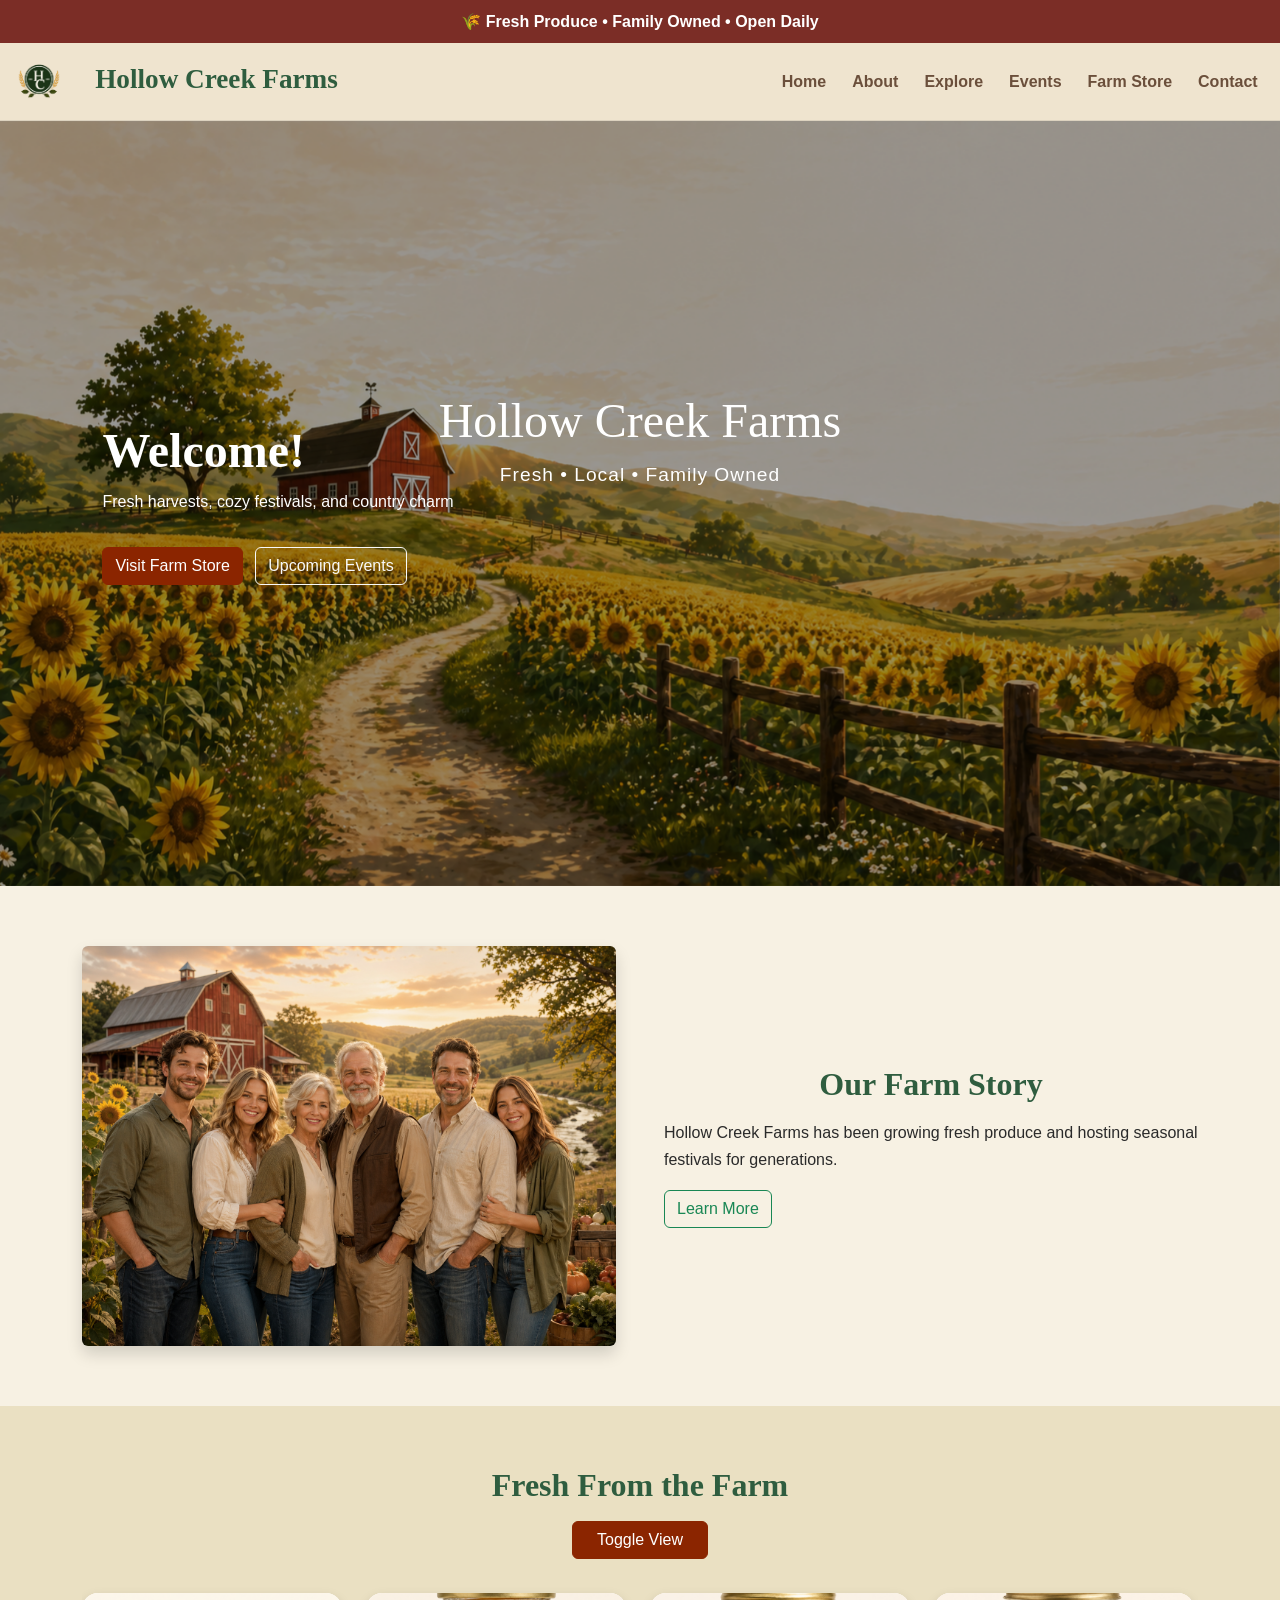
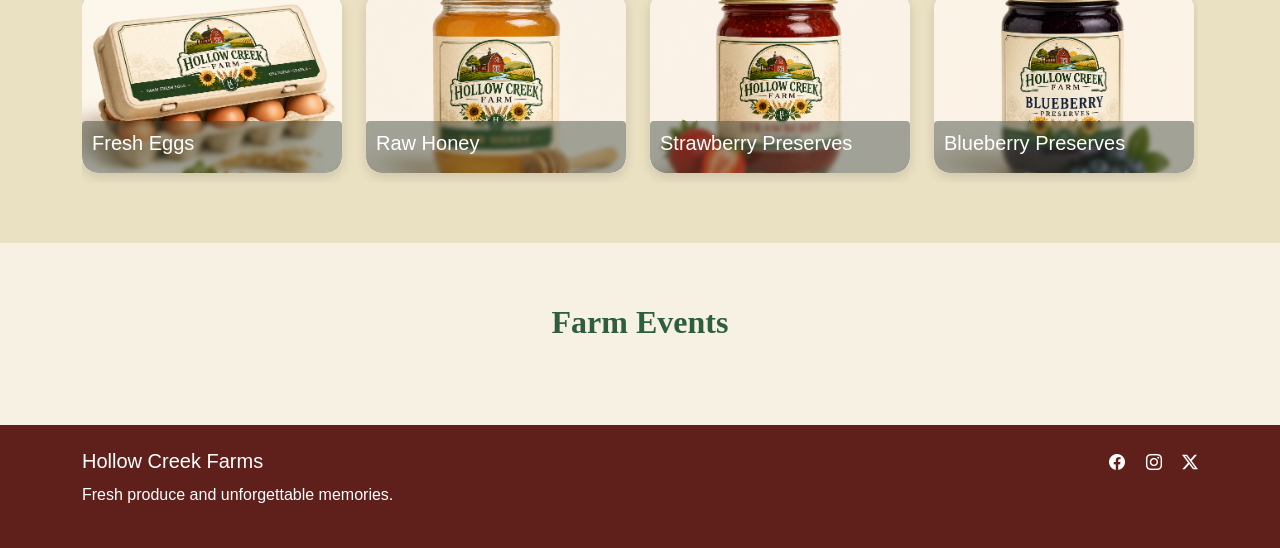
<file: index.html>
<!doctype html>
<html lang="en" data-bs-theme="light">

<head>
    <meta charset="utf-8" />
    <meta name="viewport" content="width=device-width, initial-scale=1" />
    <title>Hollow Creek Farms</title>

    <!-- Bootstrap -->
    <link href="https://cdn.jsdelivr.net/npm/bootstrap@5.3.8/dist/css/bootstrap.min.css" rel="stylesheet">

    <!-- Bootstrap Icons -->
    <link rel="stylesheet" href="https://cdn.jsdelivr.net/npm/bootstrap-icons@1.11.3/font/bootstrap-icons.min.css">

    <!-- Custom CSS -->
    <link rel="stylesheet" href="styles.css">
</head>

<body>
    <div id="splashScreen">

    <div class="splashContent">
        <h1> Hollow Creek Farms</h1>
        <p>Fresh • Local • Family Owned</p>
    </div>

</div>

<header id="mainHeader">

    <div id="topBanner" class="text-center py-2 text-white">
        🌾 Fresh Produce • Family Owned • Open Daily
    </div>

    <nav id="mainNavbar" class="navbar navbar-expand-lg">
        <div class="container">
  
            <a class="navbar-brand fw-bold" href="index.html"> <img class="me-4 ms-0 px-0 py-0" src="hclogo.png" alt="Logo" height="50"> Hollow Creek Farms
                
            </a>

            <button class="navbar-toggler" data-bs-toggle="collapse" data-bs-target="#navbarLinks">
                <span class="navbar-toggler-icon"></span>
            </button>

            <div class="collapse navbar-collapse" id="navbarLinks">

                <ul class="navbar-nav ms-auto">

                    <li class="nav-item"><a class="nav-link navBtn" href="index.html">Home</a></li>
                    <li class="nav-item"><a class="nav-link navBtn" href="about.html">About</a></li>
                    <li class="nav-item"><a class="nav-link navBtn" href="farm.html">Explore</a></li>
                    <li class="nav-item"><a class="nav-link navBtn" href="activities.html">Events</a></li>
                    <li class="nav-item"><a class="nav-link navBtn" href="store.html">Farm Store</a></li>
                    <li class="nav-item"><a class="nav-link navBtn" href="contact.html">Contact</a></li>

                </ul>

            </div>
        </div>
    </nav>

</header>

<main>

<!-- HERO -->
<section id="heroSection">

    <div id="carouselId" class="carousel slide" data-bs-ride="carousel">

        <div class="carousel-inner">

            <div class="carousel-item active">
                <img src="Hero Imgs/sunflower-hero.png" class="d-block w-100" alt="">
            </div>

            <div class="carousel-item">
                <img src="Hero Imgs/table-hero.png" class="d-block w-100" alt="">
            </div>

            <div class="carousel-item">
                <img src="Hero Imgs/store-hero.png" class="d-block w-100" alt="">
            </div>

        </div>

    </div>

    <div id="heroOverlay"></div>

    <div id="heroContent">

        <h1>Welcome!</h1>

        <p>Fresh harvests, cozy festivals, and country charm </p>

        <div class="mt-3">
            <button class="btn btn-success me-2">Visit Farm Store</button>
            <button class="btn btn-outline-light">Upcoming Events</button>
        </div>

    </div>

</section>

<!-- ABOUT -->
<section id="aboutSection">
    <div class="container">

        <div class="row align-items-center g-5">

            <div class="col-lg-6">
                <img src="family.png"
                     class="img-fluid rounded shadow"
                     alt="">
            </div>

            <div class="col-lg-6">
                <h2 class="sectionTitle">Our Farm Story</h2>
                <p>
                    Hollow Creek Farms has been growing fresh produce and hosting seasonal festivals for generations.
                </p>
                <button class="btn btn-outline-success">Learn More</button>
            </div>

        </div>

    </div>
</section>

<!-- SEASONAL -->
<section id="seasonalSection">

    <div class="container">

 <h2 class="sectionTitle text-center w-100">
    Fresh From the Farm
</h2>

<div class="text-center mb-4">
    <button id="toggleSeasonalBtn" class="btn btn-success px-4">
        Toggle View
    </button>
</div>

        <div class="seasonal-wrapper">
    <div id="seasonalTrack" class="card-track"></div>
</div>

    </div>

</section>

<!-- EVENTS -->
<section id="eventsSection">

    <div class="container">

        <h2 class="sectionTitle text-center mb-5">
            Farm Events
        </h2>

        <div class="row g-4" id="eventCards"></div>

    </div>

</section>

<!-- EXPLORE / QUICK LINKS -->
<!-- static quick-links removed; previews are injected dynamically -->
</main>

<footer id="mainFooter" class="text-white py-4">

    <div class="container">

        <div class="row">

            <div class="col-md-6">
                <h5>Hollow Creek Farms</h5>
                <p>Fresh produce and unforgettable memories.</p>
            </div>

            <div class="col-md-6 text-end">
                <i class="bi bi-facebook me-3"></i>
                <i class="bi bi-instagram me-3"></i>
                <i class="bi bi-twitter-x"></i>
            </div>

        </div>

    </div>

</footer>

<script src="https://cdn.jsdelivr.net/npm/bootstrap@5.3.8/dist/js/bootstrap.bundle.min.js"></script>
<script src="items.js"></script>
<script src="script.js"></script>

</body>
</html>
</file>
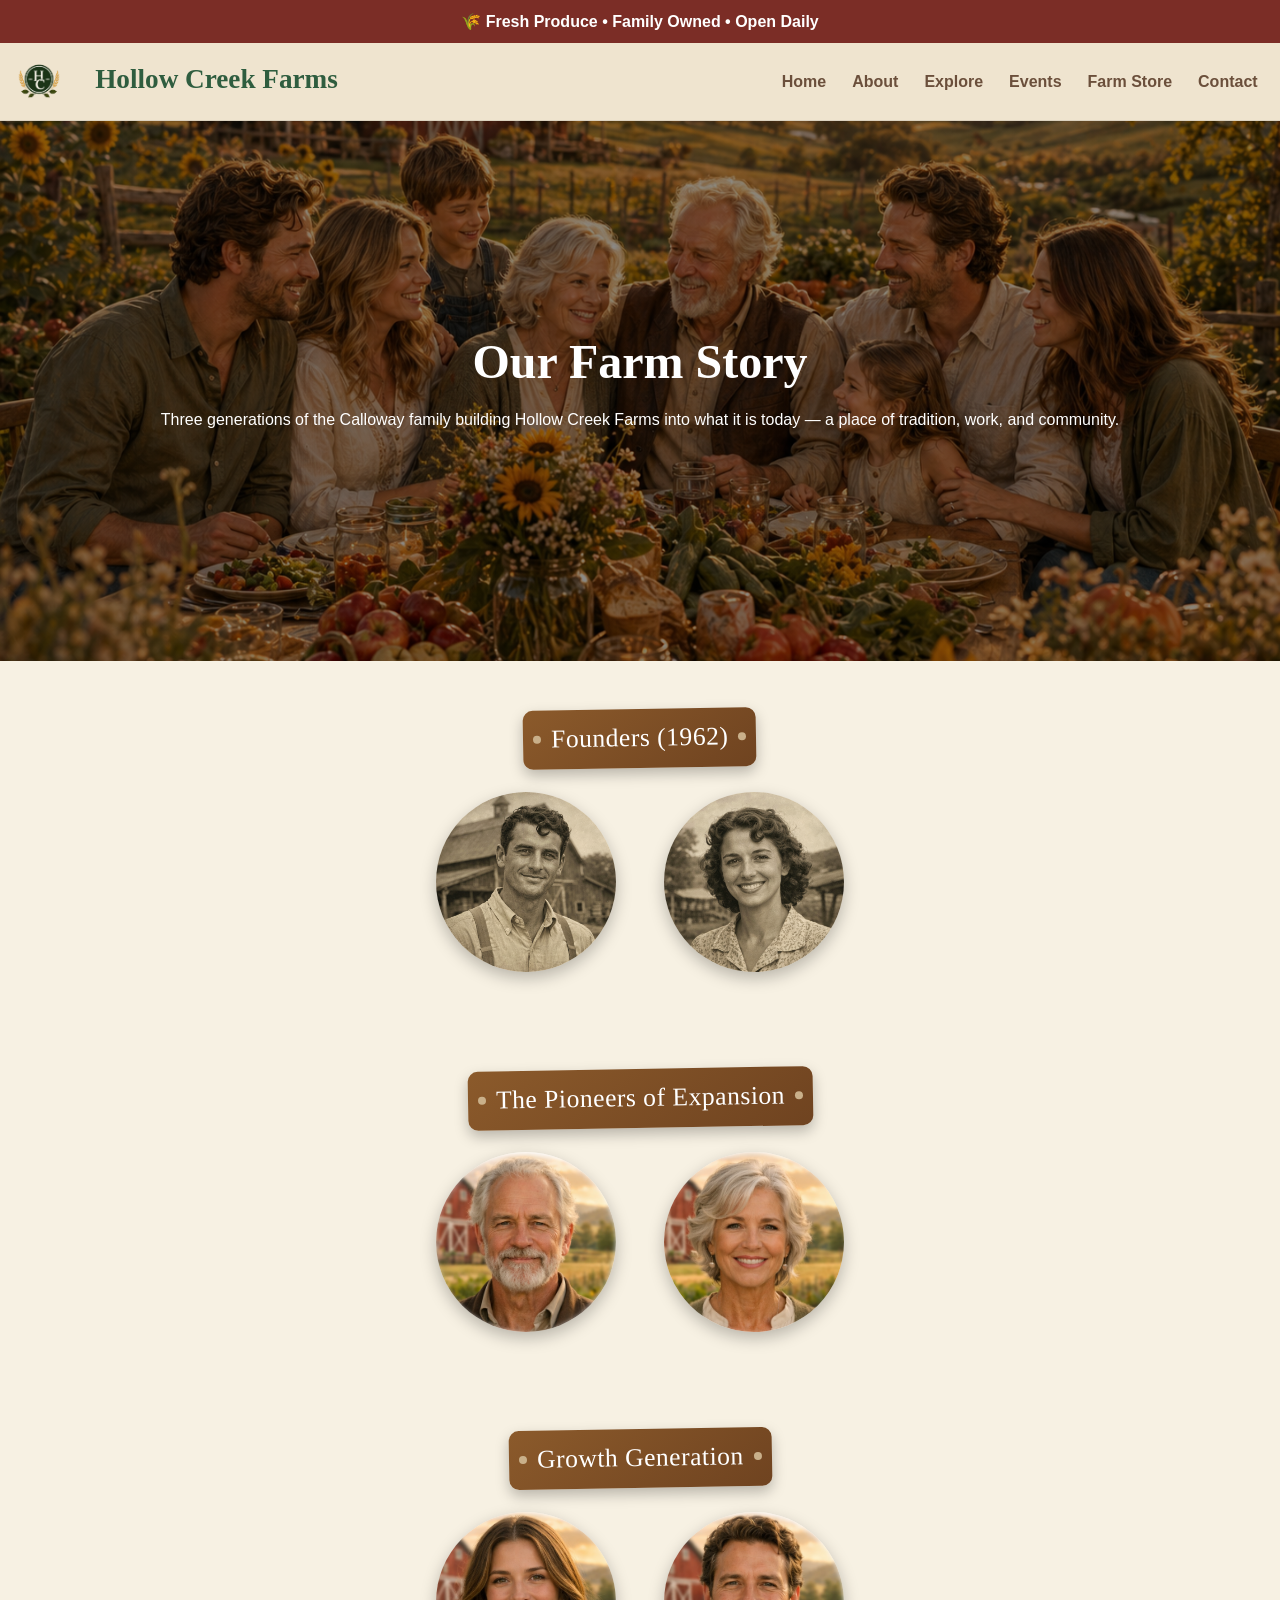
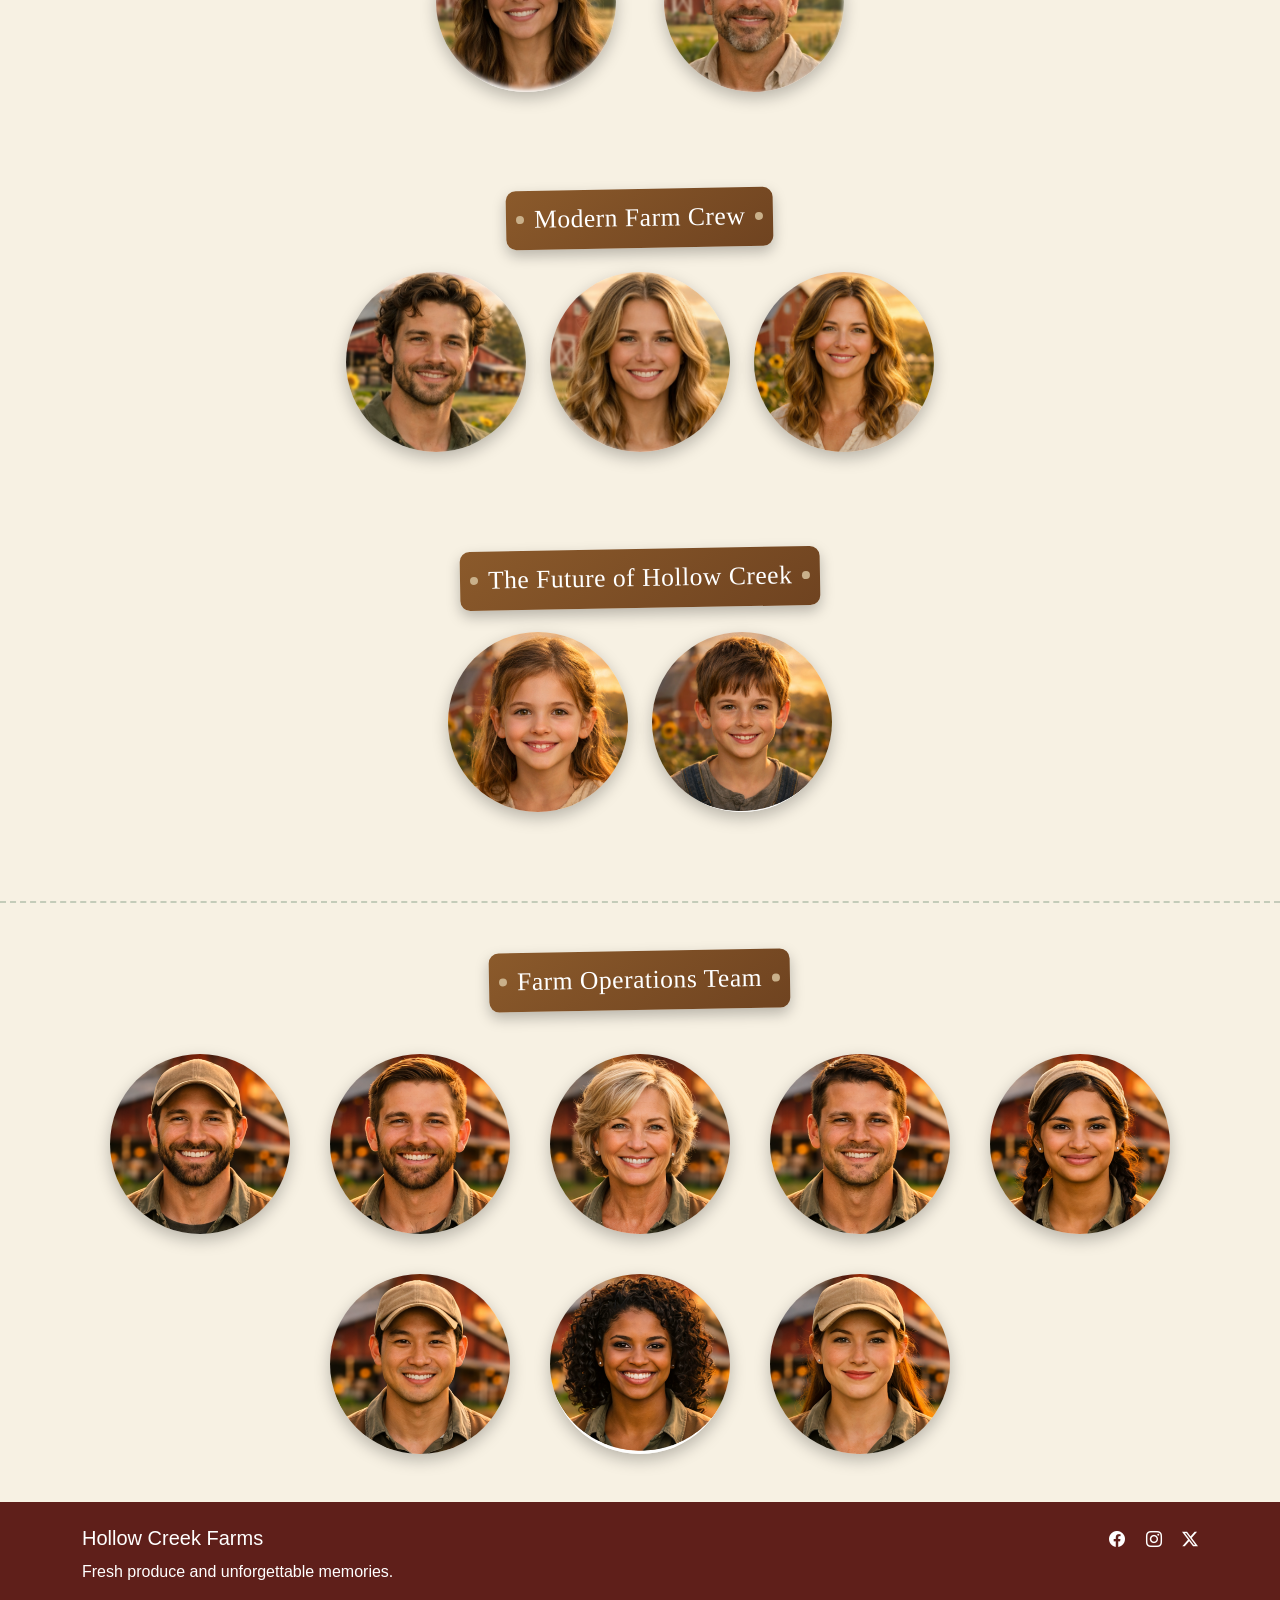
<file: about.html>
<!doctype html>
<html lang="en" data-bs-theme="light">

<head>
    <meta charset="utf-8" />
    <meta name="viewport" content="width=device-width, initial-scale=1" />
    <title>About • Hollow Creek Farms</title>

    <link href="https://cdn.jsdelivr.net/npm/bootstrap@5.3.8/dist/css/bootstrap.min.css" rel="stylesheet">
    <link rel="stylesheet" href="https://cdn.jsdelivr.net/npm/bootstrap-icons@1.11.3/font/bootstrap-icons.min.css">
    <link rel="stylesheet" href="styles.css">
</head>

<body>

<header id="mainHeader">

    <div id="topBanner" class="text-center py-2 text-white">
        🌾 Fresh Produce • Family Owned • Open Daily
    </div>

    <nav id="mainNavbar" class="navbar navbar-expand-lg">
        <div class="container">

            <a class="navbar-brand fw-bold" href="index.html">
                <img class="me-4 ms-0 px-0 py-0" src="hclogo.png" alt="Logo" height="50">
                Hollow Creek Farms
            </a>

            <button class="navbar-toggler" data-bs-toggle="collapse" data-bs-target="#navbarLinks">
                <span class="navbar-toggler-icon"></span>
            </button>

            <div class="collapse navbar-collapse" id="navbarLinks">

                <ul class="navbar-nav ms-auto">
                    <li class="nav-item"><a class="nav-link navBtn" href="index.html">Home</a></li>
                    <li class="nav-item"><a class="nav-link navBtn" href="about.html">About</a></li>
                    <li class="nav-item"><a class="nav-link navBtn" href="farm.html">Explore</a></li>
                    <li class="nav-item"><a class="nav-link navBtn" href="activities.html">Events</a></li>
                    <li class="nav-item"><a class="nav-link navBtn" href="store.html">Farm Store</a></li>
                    <li class="nav-item"><a class="nav-link navBtn" href="contact.html">Contact</a></li>
                </ul>

            </div>
        </div>
    </nav>

</header>

<section class="pageHero aboutHero d-flex align-items-center">
    <div class="container text-center text-white">
        <h1 class="display-5 fw-bold">Our Farm Story</h1>

        <p class="mt-3 mx-auto">
            Three generations of the Calloway family building Hollow Creek Farms into what it is today — a place of tradition, work, and community.
        </p>
    </div>
</section>

<main>

<!-- =========================
     FOUNDERS
========================= -->
<section class="generation-section text-center py-5">

    <div class="wood-sign mb-4">
        <h2>Founders (1962)</h2>
    </div>

    <div class="circle-row justify-content-center d-flex flex-wrap gap-5">

        <div class="circle-item modal-card" data-page="about"
             data-title="Bill Calloway"
             data-description="<p><strong>Founder of Hollow Creek Farm</strong></p><p>Started the farm in 1962 with a small vegetable field that grew into today’s operation.</p>">
            <img src="guy-founder.png" alt="Bill Calloway">
            <div class="overlay"><h3>Bill</h3></div>
        </div>

        <div class="circle-item modal-card" data-page="about"
             data-title="Margaret Calloway"
             data-description="<p><strong>Co-Founder</strong></p><p>Helped build the farm from the ground up, focusing on family traditions and community roots.</p>">
            <img src="lady-founder.png" alt="Margaret Calloway">
            <div class="overlay"><h3>Margaret</h3></div>
        </div>

    </div>
</section>

<!-- =========================
     EXPANSION GEN
========================= -->
<section class="generation-section text-center py-5">

    <div class="wood-sign mb-4">
        <h2>The Pioneers of Expansion</h2>
    </div>

    <div class="circle-row justify-content-center d-flex flex-wrap gap-5">

        <div class="circle-item modal-card" data-page="about"
             data-title="Charles Calloway"
             data-description="<p><strong>Founder of Hollow Creek Farm</strong></p>Inherited a small vegetable field that he worked to grow into today’s operation.</p>">
            <img src="old-guy.png" alt="Charles Calloway">
            <div class="overlay"><h3>Bill</h3></div>
        </div>

        <div class="circle-item modal-card" data-page="about"
             data-title="Alice Calloway"
             data-description="<p><strong>Co-Founder</strong></p><p>Helped build the farm from the ground up, focusing on family traditions and community roots.</p>">
            <img src="old-lady.png" alt="Alice Calloway">
            <div class="overlay"><h3>Margaret</h3></div>
        </div>

    </div>
</section>

<!-- =========================
     CURRENT GEN
========================= -->
<section class="generation-section text-center py-5">

    <div class="wood-sign mb-4">
        <h2>Growth Generation</h2>
    </div>

    <div class="circle-row justify-content-center d-flex flex-wrap gap-5">

        <div class="circle-item modal-card" data-page="about"
             data-title="Dana Calloway"
             data-description="<p><strong>Owner</strong></p><p>Expanded the farm into year-round operations and modern farm experiences.</p>">
            <img src="dark-lady.png" alt="Dana Calloway">
            <div class="overlay"><h3>Dana</h3></div>
        </div>

        <div class="circle-item modal-card" data-page="about"
             data-title="Rob Calloway"
             data-description="<p><strong>Co-Owner</strong></p><p>Oversees farm production, logistics, and seasonal planning.</p>">
            <img src="middle-guy.png" alt="Rob Calloway">
            <div class="overlay"><h3>Rob</h3></div>
        </div>

    </div>
</section>

<!-- =========================
     MODERN GEN
========================= -->
<section class="generation-section text-center py-5">

    <div class="wood-sign mb-4">
        <h2>Modern Farm Crew</h2>
    </div>

    <div class="circle-row justify-content-center d-flex flex-wrap gap-4">

        <div class="circle-item modal-card" data-page="about"
             data-title="Tyler Calloway"
             data-description="<p><strong>Field Manager</strong></p><p>Oversees crop fields and daily agricultural operations.</p>">
            <img class="face-left" src="young-guy.png" alt="Tyler">
            <div class="overlay"><h3>Tyler</h3></div>
        </div>

        <div class="circle-item modal-card" data-page="about"
             data-title="Meg Calloway"
             data-description="<p><strong>Coordinator</strong></p><p>Manages planning, scheduling, and farm logistics.</p>">
            <img src="blonde-lady.png" alt="Meg">
            <div class="overlay"><h3>Meg</h3></div>
        </div>

        <div class="circle-item modal-card" data-page="about"
             data-title="Sam Calloway"
             data-description="<p><strong>Store Lead</strong></p><p>Runs the farm store and customer experience.</p>">
            <img class="sam" src="daughter.png" alt="Sam">
            <div class="overlay"><h3>Sam</h3></div>
        </div>

    </div>
</section>

<!-- =========================
     FUTURE GEN
========================= -->
<section class="generation-section text-center py-5">

    <div class="wood-sign mb-4">
        <h2>The Future of Hollow Creek</h2>
    </div>

    <div class="circle-row justify-content-center d-flex flex-wrap gap-4">

        <div class="circle-item modal-card" data-page="about"
             data-title="Ella Calloway"
             data-description="<p>Ella is one of the youngest members of the Calloway family...</p>">
            <img class="face-left" src="ella.png" alt="Ella">
            <div class="overlay"><h3>Ella</h3></div>
        </div>

        <div class="circle-item modal-card" data-page="about"
             data-title="Eli Calloway"
             data-description="<p>Eli is known for being observant and calm...</p>">
            <img src="eli.png" alt="Eli">
            <div class="overlay"><h3>Eli</h3></div>
        </div>

    </div>
</section>

<!-- =========================
     STAFF
========================= -->
<section class="farm-layer text-center py-5">

    <div class="wood-sign mb-4">
        <h2>Farm Operations Team</h2>
    </div>

    <div class="staff-grid">

        <div class="circle-item modal-card" data-page="about"
             data-title="Benny"
             data-description="<p>Field Technician maintaining crops and irrigation systems.</p>">
            <img src="hat-worker.png" alt="Benny">
            <div class="overlay"><h3>Benny</h3></div>
        </div>

        <div class="circle-item modal-card" data-page="about"
             data-title="Lenny"
             data-description="<p>Equipment specialist responsible for farm machinery.</p>">
            <img src="nohat-worker.png" alt="Lenny">
            <div class="overlay"><h3>Lenny</h3></div>
        </div>

        <div class="circle-item modal-card" data-page="about"
             data-title="Lydia"
             data-description="<p>Handles packaging and product preparation.</p>">
            <img src="old-worker.png" alt="Lydia">
            <div class="overlay"><h3>Lydia</h3></div>
        </div>

        <div class="circle-item modal-card" data-page="about"
             data-title="Marcus"
             data-description="<p>Livestock caretaker ensuring animal wellbeing.</p>">
            <img src="guy-worker.png" alt="Marcus">
            <div class="overlay"><h3>Marcus</h3></div>
        </div>

        <div class="circle-item modal-card" data-page="about"
             data-title="Nina"
             data-description="<p>Farm store staff member assisting customers.</p>">
            <img src="headband-worker.png" alt="Nina">
            <div class="overlay"><h3>Nina</h3></div>
        </div>

        <div class="circle-item modal-card" data-page="about"
             data-title="Eli"
             data-description="<p>Maintenance worker keeping the farm running smoothly.</p>">
            <img src="asian-worker.png" alt="Eli">
            <div class="overlay"><h3>Eli</h3></div>
        </div>

        <div class="circle-item modal-card" data-page="about"
             data-title="Rosa"
             data-description="<p>Floral department specialist designing arrangements.</p>">
            <img src="black-worker.png" alt="Rosa">
            <div class="overlay"><h3>Rosa</h3></div>
        </div>

        <div class="circle-item modal-card" data-page="about"
             data-title="Callie"
             data-description="<p>Events coordinator managing farm experiences.</p>">
            <img src="lady-worker.png" alt="Callie">
            <div class="overlay"><h3>Callie</h3></div>
        </div>

    </div>

</section>

</main>

<!-- MODAL -->
<div class="modal fade" id="genericModal" tabindex="-1">
    <div class="modal-dialog modal-lg">
        <div class="modal-content">

            <div class="modal-header">
                <h5 class="modal-title" id="modalTitle"></h5>
                <button type="button" class="btn-close" data-bs-dismiss="modal"></button>
            </div>

            <div class="modal-body" id="modalBody"></div>

        </div>
    </div>
</div>

<footer id="mainFooter" class="text-white py-4">
    <div class="container">
        <div class="row">
            <div class="col-md-6">
                <h5>Hollow Creek Farms</h5>
                <p>Fresh produce and unforgettable memories.</p>
            </div>
            <div class="col-md-6 text-end">
                <i class="bi bi-facebook me-3"></i>
                <i class="bi bi-instagram me-3"></i>
                <i class="bi bi-twitter-x"></i>
            </div>
        </div>
    </div>
</footer>

<script src="https://cdn.jsdelivr.net/npm/bootstrap@5.3.8/dist/js/bootstrap.bundle.min.js"></script>
<script src="script.js"></script>

</body>
</html>
</file>
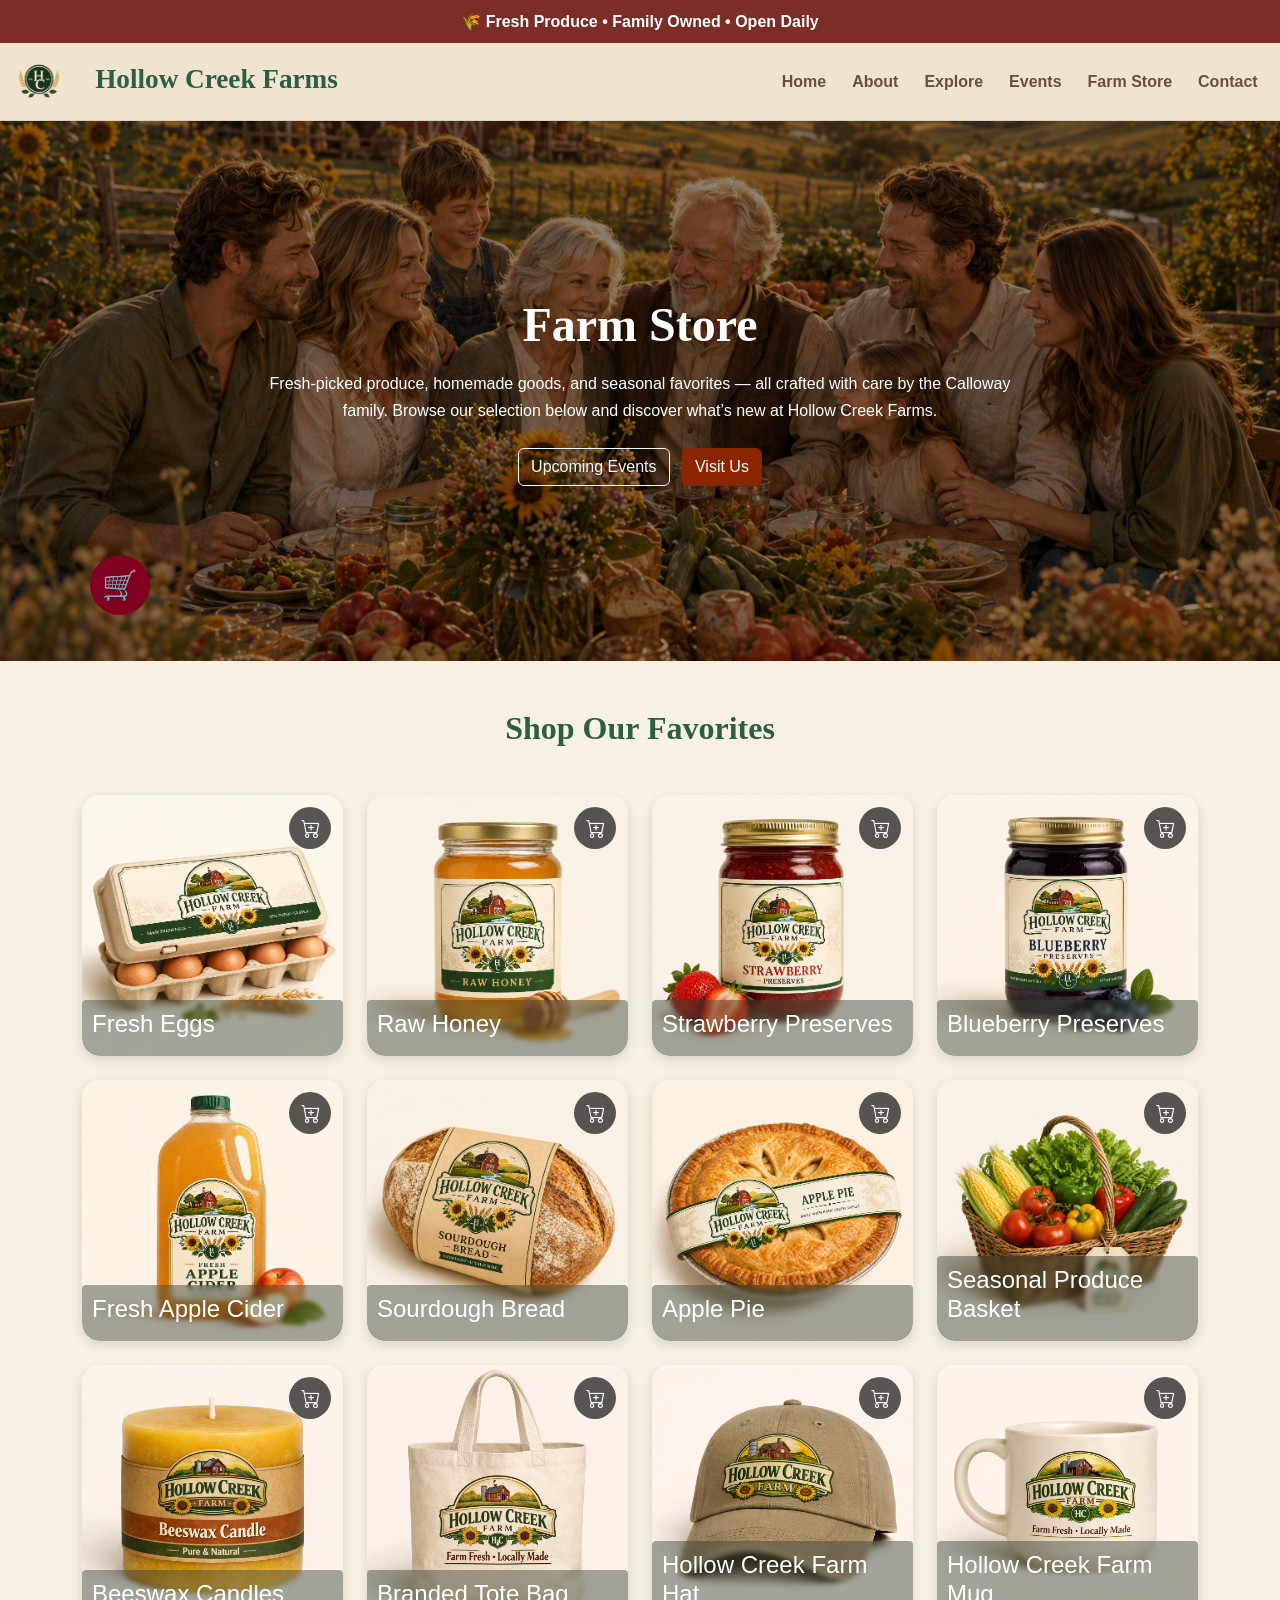
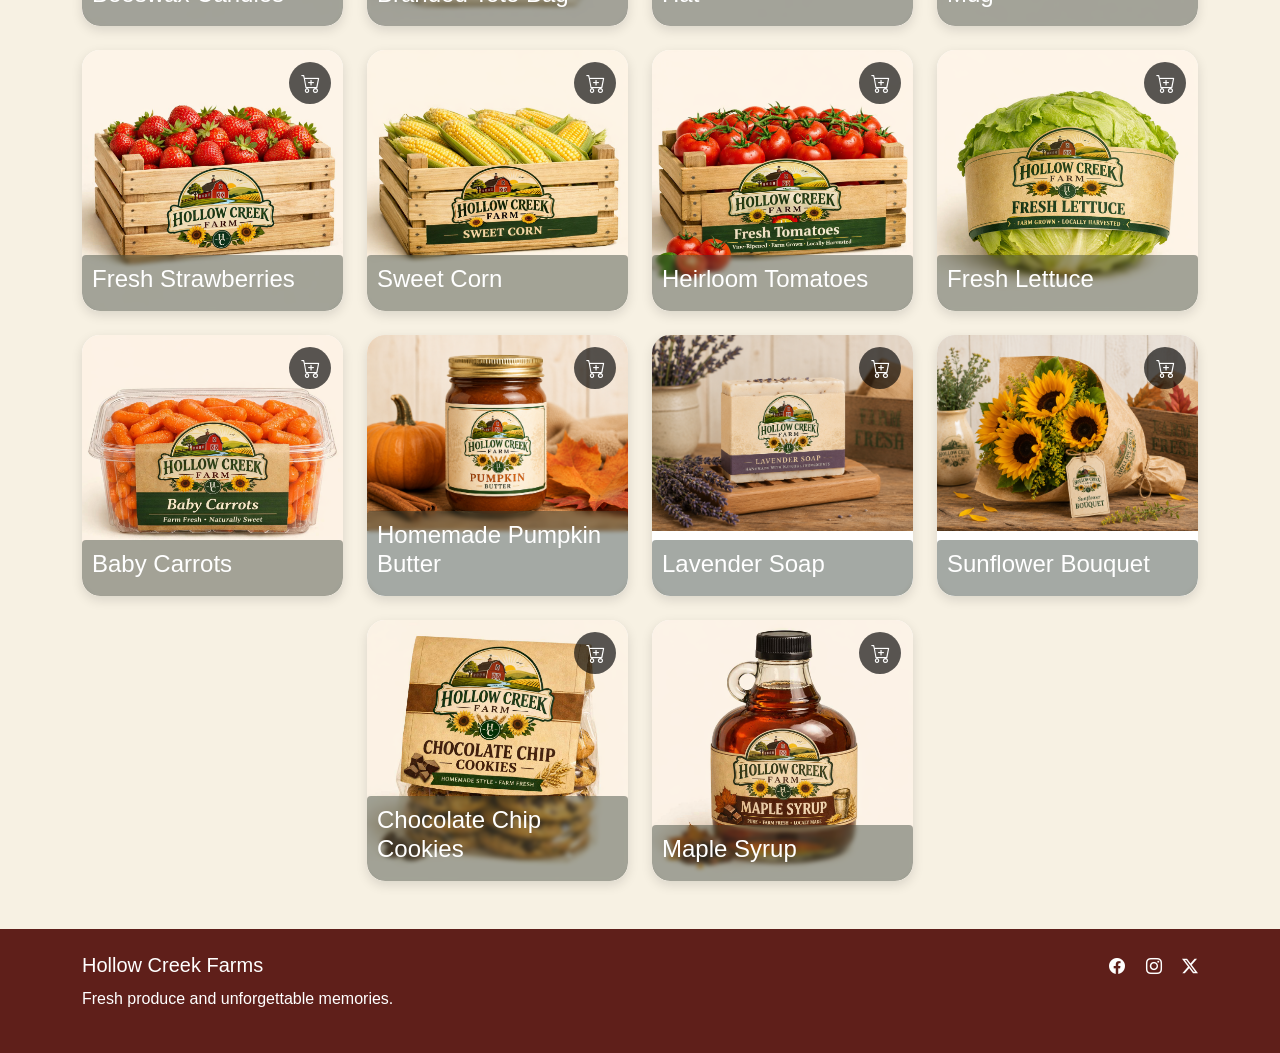
<file: store.html>
<!doctype html>
<html lang="en" data-bs-theme="light">

<head>
    <meta charset="utf-8" />
    <meta name="viewport" content="width=device-width, initial-scale=1" />
    <title>Farm Store • Hollow Creek Farms</title>

    <!-- Bootstrap -->
    <link href="https://cdn.jsdelivr.net/npm/bootstrap@5.3.8/dist/css/bootstrap.min.css" rel="stylesheet">

    <!-- Bootstrap Icons -->
    <link rel="stylesheet" href="https://cdn.jsdelivr.net/npm/bootstrap-icons@1.11.3/font/bootstrap-icons.min.css">

    <!-- Custom CSS -->
    <link rel="stylesheet" href="styles.css">
</head>

<body>

<!-- =========================
     TOP BANNER + NAVBAR
========================= -->
<header id="mainHeader">

    <div id="topBanner" class="text-center py-2 text-white">
        🌾 Fresh Produce • Family Owned • Open Daily
    </div>

   <nav id="mainNavbar" class="navbar navbar-expand-lg">
        <div class="container">
  
            <a class="navbar-brand fw-bold" href="index.html"> <img class="me-4 ms-0 px-0 py-0" src="hclogo.png" alt="Logo" height="50"> Hollow Creek Farms
                
            </a>

            <button class="navbar-toggler" data-bs-toggle="collapse" data-bs-target="#navbarLinks">
                <span class="navbar-toggler-icon"></span>
            </button>

            <div class="collapse navbar-collapse" id="navbarLinks">

                <ul class="navbar-nav ms-auto">

                    <li class="nav-item"><a class="nav-link navBtn" href="index.html">Home</a></li>
                    <li class="nav-item"><a class="nav-link navBtn" href="about.html">About</a></li>
                    <li class="nav-item"><a class="nav-link navBtn" href="farm.html">Explore</a></li>
                    <li class="nav-item"><a class="nav-link navBtn" href="activities.html">Events</a></li>
                    <li class="nav-item"><a class="nav-link navBtn" href="store.html">Farm Store</a></li>
                    <li class="nav-item"><a class="nav-link navBtn" href="contact.html">Contact</a></li>

                </ul>

            </div>
        </div>
    </nav>
</header>

<!-- =========================
     PAGE HERO
========================= -->
<section class="pageHero d-flex align-items-center">
    <div class="container text-center text-white">
        <h1 class="display-5 fw-bold">Farm Store</h1>
        <p class="mt-3 mx-auto" style="max-width: 750px;">
            Fresh‑picked produce, homemade goods, and seasonal favorites — all crafted with care by the Calloway family.
            Browse our selection below and discover what’s new at Hollow Creek Farms.
        </p>
        <div class="mt-4">
            <a href="activities.html" class="btn btn-outline-light me-2">Upcoming Events</a>
            <a href="contact.html" class="btn btn-success">Visit Us</a>
        </div>
    </div>
</section>

<!-- =========================
     STORE ITEMS
========================= -->
<div id="cart-icon" class="position-relative">
    🛒
    <span id="cart-badge" class="position-absolute top-0 start-100 translate-middle badge rounded-pill bg-danger">
        0
    </span>
</div>
<main>
<section class="py-5">
    <div class="container">

        <h2 class="sectionTitle text-center mb-4">Shop Our Favorites</h2>

        <div id="card-container" class="card-container">
            <div id="row-items" class="row justify-content-center g-4 mt-3"></div>
        </div>

    </div>
</section>

<div class="modal fade" id="cartModal">
    <div class="modal-dialog">
        <div class="modal-content">
            <div class="modal-header">
                <h5>Your Cart</h5>
            </div>

            <div class="modal-body" id="cartContents">

            </div>
        </div>
    </div>
</div>
</main>

<!-- =========================
     MODAL
========================= -->
<div class="modal fade" id="genericModal" tabindex="-1">
    <div class="modal-dialog modal-lg">
        <div class="modal-content">

            <div class="modal-header">
                <h5 class="modal-title" id="modalTitle"></h5>
                <button type="button" class="btn-close" data-bs-dismiss="modal"></button>
            </div>

            <div class="modal-body" id="modalBody"></div>

        </div>
    </div>
</div>

<!-- =========================
     FOOTER
========================= -->
<footer id="mainFooter" class="text-white py-4">

    <div class="container">

        <div class="row">

            <div class="col-md-6">
                <h5>Hollow Creek Farms</h5>
                <p>Fresh produce and unforgettable memories.</p>
            </div>

            <div class="col-md-6 text-end">
                <i class="bi bi-facebook me-3"></i>
                <i class="bi bi-instagram me-3"></i>
                <i class="bi bi-twitter-x"></i>
            </div>

        </div>

    </div>

</footer>

<!-- =========================
     SCRIPTS
========================= -->
<script src="https://cdn.jsdelivr.net/npm/bootstrap@5.3.8/dist/js/bootstrap.bundle.min.js"></script>
<script src="items.js"></script>

<script src="script.js"></script>

</body>
</html>
</file>
<file: styles.css>
/* ================================
   BASE THEME (SOFT FARM STYLE)
================================ */

body {
    font-family: "Trebuchet MS", sans-serif;
    background: #f7f1e3;
    color: #2a2a2a;
    line-height: 1.7;
}

html {
    scroll-behavior: smooth;
}

/* ================================
   TOP BANNER
================================ */

#topBanner {
    background: #7b2d26;
    font-weight: bold;
}

/* ================================
   NAVBAR
================================ */

#mainNavbar {
    background: #efe4cf;
    border-bottom: 1px solid rgba(0,0,0,0.08);
}

#mainNavbar .container {
    max-width: 100% !important;
    width: 100%;
    padding-left: 0.9rem;
    padding-right: 0.9rem;
}

.navbar-brand {
    color: #2f5d3f !important;
    font-size: 1.7rem;
    margin: 0;
    padding-left: 0;
}

#mainNavbar .navbar {
    flex-wrap: wrap;
}

#mainNavbar .navbar-nav {
    flex-wrap: wrap;
}

#mainNavbar .navbar-collapse {
    justify-content: flex-end;
}

#mainNavbar .navbar-toggler {
    margin-left: auto;
}

.navBtn {
    color: #6b4f3b !important;
    font-weight: 600;
    margin-left: 10px;
    position: relative;
}

.navBtn:hover {
    color: #7b2d26 !important;
}

/* ================================
   HERO
================================ */

#heroSection {
    position: relative;
    height: 85vh;
    overflow: hidden;
}

#carouselId {
    position: absolute;
    inset: 0;
    z-index: 1;
}

#carouselId img {
    width: 100%;
    height: 85vh;
    object-fit: cover;
}

#heroOverlay {
    position: absolute;
    inset: 0;
    background: rgba(0,0,0,0.4);
    z-index: 2;
}

#heroContent {
    position: relative;
    z-index: 3;

    height: 100%;
    display: flex;
    flex-direction: column;
    justify-content: center;

    /* LEFT ALIGN RESTORED */
    align-items: flex-start;
    text-align: left;

    padding-left: 8%;
    color: white;
}

#heroContent h1 {
    font-size: 3rem;
    font-weight: bold;
}

/* ================================
   SECTIONS
================================ */

#aboutSection,
#seasonalSection,
#eventsSection {
    padding: 60px 0;
}

.sectionTitle {
    color: #2f5d3f;
    font-weight: bold;
    margin-bottom: 15px;
}

/* ================================
   CARDS
================================ */

.card {
    width: 100%;
    border: none;
    border-radius: 18px;
    overflow: hidden;
    box-shadow: 0 4px 12px rgba(0,0,0,0.12);
    transition: 0.3s ease;
}

.card:hover {
    transform: translateY(-6px);
}

.card img {
    width: 100%;
    height: 240px;
    object-fit: cover;
}

/* AI ASSISTED: Event card image hover dimming effect */
/* Purpose: Dim event images by default, brighten on hover to improve focus and interactivity */
.event-card-img {
    filter: brightness(0.68);
    transition: transform 0.35s ease, filter 0.35s ease;
}\n
.card:hover .event-card-img {
    filter: brightness(1);
    transform: scale(1.03);
}

.card-title {
    color: #2f5d3f;
    font-weight: bold;
}

.card-body p:empty {
    display: none;
}

/* ================================
   SECTIONS COLORS
================================ */

#seasonalSection {
    background: #eae0c2;
}

#eventsSection {
    background: #f7f1e3;
}

/* ================================
   BUTTONS
================================ */

.btn-success {
    background: #2f5d3f;
    border-color: #2f5d3f;
}

.btn-success:hover {
    background: #4f7d5f;
    border-color: #4f7d5f;
}

/* ================================
   FOOTER
================================ */

#mainFooter {
    background: #5f1f1a;
}

#mainFooter i {
    cursor: pointer;
    transition: 0.3s ease;
}

#mainFooter i:hover {
    transform: scale(1.2);
    color: #d4a017;
}
/* =========================
   TYPOGRAPHY RESTORE (REQUESTED)
========================= */

body {
    font-family: "Lato", Arial, sans-serif;
}

/* Headings = classic farm elegance */
h1, h2, h3, .sectionTitle {
    font-family: "Playfair Display", serif;
}

/* Keep left-aligned “identity feel” */
.navbar-brand {
    text-align: left;
    font-family: "Playfair Display", serif;
}

/* =========================
   HERO (CONTACT PAGE)
========================= */

.pageHero {
    min-height: 45vh;
  
    background-size: cover;
    background-position: center;

    padding: 80px 20px;
}

/* =========================
   INFO / FORM CARDS
========================= */

.infoCard,
.formCard {
    background: var(--color-parchment, #EDE0C4);
    border-radius: 16px;
    box-shadow: var(--shadow-soft, 0 4px 12px rgba(0,0,0,0.12));
}

/* =========================
   SECTION TITLE (ENHANCED)
========================= */

.sectionTitle {
    color: var(--color-forest, #2C5F2E);
    font-weight: 700;
    margin-bottom: 15px;
}

/* =========================
   FORM STYLING
========================= */

.form-control {
    border-radius: 10px;
    border: 1px solid rgba(0,0,0,0.15);
    padding: 10px;
}

.form-control:focus {
    border-color: var(--color-meadow, #5A7A3A);
    box-shadow: 0 0 0 0.2rem rgba(90, 122, 58, 0.2);
}

/* =========================
   SOCIAL ICON STYLE
========================= */

.socials i {
    color: var(--color-forest, #2C5F2E);
    margin-right: 6px;
}

/* =========================
   NAV IMPROVEMENTS (SUBTLE POLISH)
========================= */

.navBtn {
    font-weight: 600;
    position: relative;
}

.navBtn:hover {
    color: var(--color-barn-red, #8B2500) !important;
}

/* underline animation */
.navBtn::after {
    content: "";
    position: absolute;
    left: 0;
    bottom: -3px;
    width: 0%;
    height: 2px;
    background: var(--color-barn-red, #8B2500);
    transition: 0.3s ease;
}

.navBtn:hover::after {
    width: 100%;
}
/* ================================
   CIRCLE CARD LAYOUT
================================ */

.circle-card {
    display: flex;
    flex-wrap: wrap;
    gap: 1.5rem;
    justify-content: center; /* centers the whole grid */
}


/* Each individual circle */
.circle-item {
    position: relative;
    width: 220px;
    height: 220px;
    border-radius: 50%;
    overflow: hidden;
    flex: 0 0 220px; /* fixes alignment + prevents overflow */
    display: flex;
    justify-content: center;
    align-items: center;
}

/* Image inside the circle */
.circle-item img {
    width: 100%;
    height: 100%;
    object-fit: cover;
    border-radius: 50%;
    transform: scale(1.08);
    transition: transform 0.25s ease;
    cursor: pointer;
}

/* Special left-positioned face */
.face-left {
    object-position: 0% center;
}

/* =========================
   OVERLAY FIX (HOVER REVEAL)
========================= */

.overlay {
    position: absolute;
    inset: 0;

    background: rgba(0, 0, 0, 0.65);

    display: flex;
    flex-direction: column;
    justify-content: center;
    align-items: center;

    opacity: 0;
    transition: opacity 0.3s ease;

    border-radius: 50%;
}

/* THIS is what you're missing */
.circle-item:hover .overlay {
    opacity: 1;
    color:white;
}
/* ================================
   EXPLORE FARM PAGE (MAP THEME)
================================ */

#exploreHero {
    background: linear-gradient(
        rgba(47, 93, 63, 0.75),
        rgba(123, 45, 38, 0.55)
    ),
    url("https://images.unsplash.com/photo-1500595046743-cd271d694d30?q=80&w=1600&auto=format&fit=crop");

    background-size: cover;
    background-position: center;

    color: white;
    padding: 90px 20px;
    text-align: center;
}

#exploreHero h1 {
    font-family: "Playfair Display", serif;
    font-size: 3rem;
    font-weight: bold;
}

/* ================================
   FARM MAP CARD
================================ */

.mapCard {
    border-radius: 20px;
    overflow: hidden;
    background: #efe4cf;
    box-shadow: 0 6px 18px rgba(0,0,0,0.15);
    transition: transform 0.3s ease;
}

.mapCard:hover {
    transform: scale(1.01);
}

.mapPlaceholder {
    height: 450px;
    background: linear-gradient(
        135deg,
        #eae0c2,
        #f7f1e3
    );

    display: flex;
    align-items: center;
    justify-content: center;

    text-align: center;
    border-radius: 20px;
}

.map-image-container {
    width: 100%;
}

.map-image-container img {
    width: 100%;
    height: auto;
    object-fit: contain;
}


/* ================================
   DIRECTIONS SECTION
================================ */

.directionsBox {
    background: #efe4cf;
    border-radius: 18px;
    padding: 25px;
    box-shadow: 0 4px 14px rgba(0,0,0,0.12);
}

.directionsList .list-group-item {
    background: transparent;
    border: none;
    border-bottom: 1px dashed rgba(0,0,0,0.15);
    padding-left: 0;
    color: #6b4f3b;
}

/* ================================
   FEATURED AREAS (CARDS)
================================ */

.featureCard {
    border-radius: 18px;
    background: #f7f1e3;
    border: none;
    transition: all 0.3s ease;
    box-shadow: 0 4px 12px rgba(0,0,0,0.1);
    text-align: center;
}

.featureCard:hover {
    transform: translateY(-6px);
    background: #efe4cf;
}

.featureCard i {
    color: #2f5d3f;
    margin-bottom: 10px;
}

/* ================================
   ACTIVITY CARDS
================================ */

.activityCard {
    background: #ffffff;
    border-radius: 16px;
    border: none;
    box-shadow: 0 4px 12px rgba(0,0,0,0.08);
    transition: 0.3s ease;
}

.activityCard:hover {
    transform: translateY(-5px);
    box-shadow: 0 8px 20px rgba(0,0,0,0.15);
}

/* ================================
   FAQ ACCORDION
================================ */

.accordion-button {
    background: #efe4cf;
    color: #2f5d3f;
    font-weight: 600;
}

.accordion-button:not(.collapsed) {
    background: #2f5d3f;
    color: white;
}

.accordion-item {
    border: none;
    margin-bottom: 10px;
    border-radius: 12px;
    overflow: hidden;
}

/* ================================
   SECTION SPACING (CLEANER LAYOUT)
================================ */

section {
    padding: 70px 0;
}

/* ================================
   ICON STYLING (GLOBAL FARM LOOK)
================================ */

.bi {
    transition: 0.3s ease;
}

.bi:hover {
    transform: scale(1.15);
    color: #7b2d26;
}

/* Ensure product cart icon stays beneath the badge */


/* ================================
   SMALL POLISH
================================ */

.shadow-soft {
    box-shadow: 0 4px 12px rgba(0,0,0,0.10);
}

.rounded-xl {
    border-radius: 20px;
}
/* ================================
   SPLASH SCREEN
================================ */

#splashScreen {
    position: fixed;
    inset: 0;
    /* background: #2f5d3f; farm green */
    background: url("https://cdn.stocksnap.io/img-thumbs/280h/sunflowers-farm_MTDPG5UVK0.jpg") center/cover no-repeat;
    color: white;

    display: flex;
    align-items: center;
    justify-content: center;

    text-align: center;

    z-index: 9999;

    opacity: 1;
    transition: opacity 1.2s ease, visibility 1.2s ease;
}

/* when hidden */
#splashScreen.fade-out {
    opacity: 0;
    visibility: hidden;
}

.splashContent h1 {
    font-size: 3rem;
    font-family: "Playfair Display", serif;
}

.splashContent p {
    font-size: 1.2rem;
    margin-top: 10px;
    letter-spacing: 1px;
}
.splashContent {
    animation: popIn 1s ease;
}

@keyframes popIn {
    from { transform: scale(0.8); opacity: 0; }
    to { transform: scale(1); opacity: 1; }
}

/* .map {
    height: 500px;
     background-size: cover; 
width:500px;
}
.hold {
    height: 500px;
     background-size: cover;
width:500px;
} */

.row-break {
  flex-basis: 100%;
  height: 0;
}
/* Specific fix for Sam Calloway's image */
.sam-img {
  width: 100%;
  height: 100%;
  object-fit: fill;     /* forces stretching instead of cropping */
  object-position: center;
  border-radius: 50%;
  display: block;
}
.sam-img {
  width: 120%;          /* upscale beyond container */
  height: 120%;
  object-fit: cover;    /* keeps proportions but zooms in */
  object-position: center;
  border-radius: 50%;
  display: block;
border:#e51414 solid 20px;
}
.circle-item img.sam-img {
  width: 130% !important;
  height: 130% !important;
  object-fit: cover !important;
  object-position: center;
  border-radius: 50%;
  display: block;
}


.card {
    position: relative; /* REQUIRED */
    overflow: hidden;   /* keeps overlay inside */
}

.card-overlay {
    position: absolute;
    bottom: 0;
    left: 0;
    width: 100%;

    background: rgba(53, 64, 53, 0.45);
    color: white;

    padding: 20px 12px;
    text-align: left;

    backdrop-filter: blur(2px);
    z-index: 3; /* forces it ABOVE the image */
}

.card img {
    display: block;
    width: 100%;
    height: auto;
    z-index: 1;
}
.card-overlay {
       /* lifts it above the edge */
    padding: 10px 10px;
    border-radius: 4px;
        /* position left */
}
.map-container {
    position: relative;
    display: inline-block; /* shrink-wrap to the image */
    line-height: 0; /* remove inline gap below img */
    max-width: 1024px; /* don't exceed layout max */
    padding: 5px; /* make container slightly larger than the image */
    box-sizing: content-box; /* padding adds extra space around image */
}
.farm-map {
    display: block;
    max-width: 100%;
    height: auto;
}
.hotspot {
  position: absolute;
  cursor: pointer;
  border-radius: 50%;
  background: rgba(255,255,255,0.15);
  transition: 0.3s ease;
}

/* Standard sizes converted to % */
.hotspot.size-sm { width: 4.1%; height: 5.5%; }
.hotspot.size-md { width: 4.8%; height: 6.4%; }
.hotspot.size-lg { width: 6.9%; height: 9.2%; }


.hotspot:hover {
  box-shadow: 0 0 20px 10px rgba(255, 215, 0, 0.6);
}
.tooltip {
  position: absolute;
  top: -40px;
  left: 50%;
  transform: translateX(-50%);
  background: rgba(255, 255, 255, 0.9);
  border: 1px solid #ccc;
  padding: 6px 10px;
  border-radius: 6px;
  font-size: 0.9em;
  white-space: nowrap;
}

/* ================================
   INTERACTIVE FARM MAP HOTSPOTS
================================ */

.map-container {
    position: relative;
    display: inline-block; /* shrink-wrap to the contained image */
    line-height: 0;
    max-width: 1024px;
    padding: 5px; /* 5px larger than the image */
    box-sizing: content-box;
}

.farm-map {
    display: block;
    max-width: 100%;
    height: auto;
    border-radius: 20px;
}



/* Tooltip styling */
.tooltip {
  position: absolute;
  top: -45px;
  left: 50%;
  transform: translateX(-50%);
  background: rgba(255, 255, 255, 0.95);
  border: 1px solid #ccc;
  padding: 6px 10px;
  border-radius: 6px;
  font-size: 0.9em;
  color: #2f5d3f;
  white-space: nowrap;
  box-shadow: 0 2px 6px rgba(0,0,0,0.15);
  pointer-events: none;
}
/* Responsive hotspot sizes */
.hotspot.size-sm { width: 5.2%; height: 7%; }
.hotspot.size-md { width: 6.0%; height: 8%; }
.hotspot.size-lg { width: 8.5%; height: 11%; }
.hotspot {
  transform: scale(1.25);
  border: 2px solid rgba(255, 255, 255, 0.8);
}


.sunflower { top: 25%; left: 9.5%; }
.sunflower.size-md {}

.strawberry { top: 22%; left: 33%; }
.strawberry.size-sm {}

.blueberry { top: 22.1%; left: 54%; }
.blueberry.size-sm {}

.cornmaze { top: 19.9%; left: 76.6%; width: 5.5%; height: 7.3%; }

.pumpkin { top: 38%; left: 77%; }
.pumpkin.size-md {}

.animalbarn { top: 32%; left: 52%; }
.animalbarn.size-sm {}

.mainbarn { top: 38%; left: 34%; }
.mainbarn.size-md {}

.orchard { top: 51%; left: 9%; }
.orchard.size-md {}

.farmstore { top: 49.6%; left: 31%; }
.farmstore.size-sm {}

.pavilion { top: 59.2%; left: 40.5%; }
.pavilion.size-sm {}

.restrooms { top: 52.7%; left: 53%; width: 3.4%; height: 4.6%; }

.picnic { top: 66.8%; left: 56%; }
.picnic.size-md {}

.pond { top: 52.5%; left: 77.3%; }
.pond.size-md {}

.creek { top: 74.8%; left: 69.8%; width: 5.5%; height: 7.3%; }

.entrance { top: 82%; left: 4%; }
.entrance.size-md {}

.parking { top: 82%; left: 24%; }
.parking.size-md {}

.hayride { top: 59.5%; left: 29.8%; }
.hayride.size-lg { border-radius: 50%; }





/* Optional animated glow for trails */
@keyframes glowPulse {
  0%, 100% { box-shadow: 0 0 20px 10px rgba(255, 215, 0, 0.4); }
  50% { box-shadow: 0 0 30px 15px rgba(255, 215, 0, 0.8); }
}
.hayride:hover {
  animation: glowPulse 1.5s infinite;
}

.cart-qty {
    position: absolute;
    top: 10px;
    right: 10px;
    width: 28px;
    height: 28px;
    border-radius: 50%;
    background: #800020;
    color: white;
    display: flex;
    justify-content: center;
    align-items: center;
    font-weight: bold;
    z-index: 10;
}
#cart-icon {
    position: fixed;
    right: 20px;
    top: 50%;
    transform: translateY(-50%);
    width: 60px;
    height: 60px;
    background: #800020;
    color: white;
    border-radius: 50%;
    display: flex;
    justify-content: center;
    align-items: center;
    font-size: 1.8rem;
    cursor: pointer;
    z-index: 9999;
}

#cart-badge {
    position: absolute !important;
    top: -8px !important;
    right: -8px !important;
    z-index: 10000 !important;
    font-size: 0.75rem !important;
    padding: 0.25rem 0.5rem !important;
    background: #ff4444 !important;
    display: none !important;
    border: 2px solid white !important;
}

#cart-badge.d-inline-block {
    display: inline-block !important;
}

.add-cart {
    position: absolute;
    top: 12px;
    right: 12px;

    width: 42px;
    height: 42px;

    display: flex;
    justify-content: center;
    align-items: center;

    border-radius: 50%;
    background: rgba(0, 0, 0, 0.65);
    color: white;

    font-size: 1.3rem;
    cursor: pointer;

    z-index: 1000;
}

/* Override global icon hover */
.add-cart:hover {
    transform: none;
    color: white;
    background: rgba(0, 0, 0, 0.85);
}/* ================================
   SEASONAL CAROUSEL CARDS
================================ */

.seasonal-wrapper {
    overflow: hidden;
}

.card-track {
    display: flex;
    gap: 1.5rem;
    width: max-content;
    animation: scrollSeasonal 30s linear infinite;
    padding: 10px 0;
}

/* pause on hover */
.card-track:hover {
    animation-play-state: paused;
}

/* each card in carousel */
.seasonal-card {
    flex: 0 0 260px;
}

.seasonal-card .card {
    border-radius: 16px;
    overflow: hidden;
    border: none;
}

/* smoother image fit */
.seasonal-card img {
    height: 180px;
    object-fit: cover;
}

/* animation */
@keyframes scrollSeasonal {
    from {
        transform: translateX(0);
    }
    to {
        transform: translateX(-50%);
    }
}

.family-tree {
    display: flex;
    flex-direction: column;
    align-items: center;
    gap: 30px;
}

/* each generation row */
.tree-row {
    display: flex;
    justify-content: center;
    width: 100%;
}

/* couples grouped tightly */
.couple {
    display: flex;
    gap: 80px;
}

/* children spread wide like reference image */
.children {
    justify-content: space-evenly;
    max-width: 1100px;
}

/* STRONG vertical connector lines */
.connector.vertical {
    width: 4px;              /* thicker line */
    height: 80px;            /* longer like reference */
    background: #2f5d3f;     /* darker = more visible */
    border-radius: 10px;
    opacity: 0.6;
}


.family-tree {
    display: flex;
    flex-direction: column;
    align-items: center;
    gap: 30px;
}

/* generations */
.tree-row {
    display: flex;
    justify-content: center;
    width: 100%;
}

.couple {
    display: flex;
    gap: 80px;
}

.children {
    justify-content: space-evenly;
    max-width: 1100px;
}

/* strong connectors like ancestry charts */
.connector.vertical {
    width: 5px;
    height: 90px;
    background: #2f5d3f;
    border-radius: 10px;
    opacity: 0.7;
}

/* STAFF SECTION NOW FEELS LIKE A “LAYER” */
.farm-layer {
    margin-top: 80px;
    padding-top: 40px;
    border-top: 3px dashed rgba(47,93,63,0.3);
}

.staff-grid {
    display: flex;
    flex-wrap: wrap;
    justify-content: center;
    gap: 25px;
    margin-top: 20px;
}

.circle-item {
    width: 180px;
    aspect-ratio: 1 / 1;   /* 🔥 this is the key fix */
    border-radius: 50%;
    overflow: hidden;

    display: flex;
    justify-content: center;
    align-items: center;
}
.face-left {
    object-position: 0% center;
}
.card {
    position: relative;
}

.cart-badge {
    position: absolute;
    top: 10px;
    right: 10px;

    width: 22px;
    height: 22px;

    background: #800020;
    color: white;

    border-radius: 50%;
    font-size: 12px;

    display: flex;
    align-items: center;
    justify-content: center;

    font-weight: bold;

    z-index: 999;

    /* hidden by default */
    opacity: 0;
    transform: scale(0);
    pointer-events: none;

    transition: transform 0.2s ease, opacity 0.2s ease;
}

/* show when it has a value */
.cart-badge.show {
    opacity: 1;
    transform: scale(1);
    pointer-events: auto;
}

.cart-badge.pop {
    animation: badgePop 0.25s ease;
}

@keyframes badgePop {
    0% { transform: scale(0.6); }
    50% { transform: scale(1.4); }
    100% { transform: scale(1); }
}
#seasonIcon {
    cursor: default;
    transition: transform .3s ease;
    user-select: none;
}

#seasonIcon:hover {
    transform: rotate(10deg) scale(1.15);
}
.season-icon {
    position: absolute;
    top: 12px;
    right: 12px;
    z-index: 10;
    font-size: 1.5rem;
  
    width: 40px;
    height: 40px;
    border-radius: 50%;
    display: flex;
    align-items: center;
    justify-content: center;
}
.circle-item img.sam {
    object-fit: cover;
    object-position: 50% 65%;

    transform: scale(1.15);

    /* IMPORTANT: keeps scaling anchored properly */
    transform-origin: center center;
}
.circle-item img.sam {
    object-fit: cover;
    object-position: 30% 60%;

    transform: scale(1.25);
    transform-origin: center;
}
/* ================================
   ABOUT PAGE FARM GALLERY STYLE
================================ */

.generation-section,
.farm-layer {
    width: 100%;
    padding: 80px 20px;
    display: flex;
    flex-direction: column;
    align-items: center;
}

/* ================================
   WOODEN SIGN TITLE (KEY FEATURE)
================================ */

.wood-sign {
    display: inline-block;
    padding: 14px 28px;
    background: linear-gradient(145deg, #8b5a2b, #6f4320);
    color: #fff;
    border-radius: 10px;
    box-shadow: 0 6px 14px rgba(0,0,0,0.25);
    position: relative;
    transform: rotate(-1deg);
    margin-bottom: 40px;
}

.wood-sign h2 {
    margin: 0;
    font-family: "Playfair Display", serif;
    font-size: 1.6rem;
    letter-spacing: 0.5px;
}

/* little nail effect */
.wood-sign::before,
.wood-sign::after {
    content: "";
    position: absolute;
    width: 8px;
    height: 8px;
    background: #c9b08a;
    border-radius: 50%;
    top: 50%;
    transform: translateY(-50%);
}

.wood-sign::before {
    left: 10px;
}

.wood-sign::after {
    right: 10px;
}

/* ================================
   CIRCLE ROW (CENTERS EVERYTHING)
================================ */

.circle-row,
.staff-grid {
    width: 100%;
    display: flex;
    justify-content: center;
    flex-wrap: wrap;
    gap: 40px;
    align-items: center;
}

/* ================================
   CIRCLE CARDS (FIXED + CONSISTENT)
================================ */

.circle-item {
    width: 190px;
    height: 190px;
    border-radius: 50%;
    overflow: hidden;
    position: relative;

    display: flex;
    justify-content: center;
    align-items: center;

    box-shadow: 0 6px 16px rgba(0,0,0,0.25);
    transition: transform 0.25s ease;
}

.circle-item:hover {
    transform: scale(1.05);
}

/* image fix */
.circle-item img {
    width: 100%;
    height: 100%;
    object-fit: cover;
    border-radius: 50%;
}

/* ================================
   OVERLAY (CLEAN + READABLE)
================================ */

.overlay {
    position: absolute;
    inset: 0;
    background: rgba(0, 0, 0, 0.55);

    display: flex;
    flex-direction: column;
    justify-content: center;
    align-items: center;

    color: white;
    opacity: 0;
    transition: opacity 0.3s ease;
    text-align: center;
}

.circle-item:hover .overlay {
    opacity: 1;
}

/* ================================
   STAFF SECTION SEPARATION (NOT BOXED)
================================ */

.farm-layer {
    margin-top: 40px;
    border-top: 2px dashed rgba(47,93,63,0.25);
}

/* ================================
   GENERATION SPACING (RESPONSIVE CLEANLINESS)
================================ */

.generation-section {
    min-height: 40vh;
}

/* ================================
   RESPONSIVE FIXES
================================ */

@media (max-width: 768px) {
    .circle-item {
        width: 150px;
        height: 150px;
    }

    .wood-sign h2 {
        font-size: 1.2rem;
    }

    .circle-row,
    .staff-grid {
        gap: 25px;
    }
}

@media (max-width: 480px) {
    .circle-item {
        width: 130px;
        height: 130px;
    }
}
/* =========================
   HARD RESET: TRUE CIRCLE FIX
========================= */

.circle-item {
    width: 180px !important;
    height: 180px !important;
    aspect-ratio: 1 / 1 !important;

    border-radius: 50% !important;
    overflow: hidden !important;

    flex: 0 0 180px !important;

    display: flex !important;
    justify-content: center;
    align-items: center;
}

/* image must fully fill circle without distortion */
.circle-item img {
    width: 100% !important;
    height: 100% !important;

    object-fit: cover !important;
    object-position: center !important;

    display: block;
}

/* kill any stretching from overlays */
.overlay {
    border-radius: 50% !important;
}
/* =========================
   FACE POSITION OVERRIDE (SAFE)
========================= */

.circle-item img.face-left {
    object-fit: cover !important;
    object-position: 5% center !important; /* shifts face left/right */
    scale: 1.05 !important; /* slight zoom for better framing */
}
/* ================================
   HOLLOW CREEK FARM MODAL STYLE
   (centered, smaller, themed)
================================ */

/* shrink + center modal */
.modal-dialog {
    max-width: 520px; /* smaller, cleaner */
    margin: auto;
}

/* modal container */
.modal-content {
    border-radius: 18px;
    border: 2px solid rgba(47, 93, 63, 0.25);

    background: #efe4cf; /* parchment farm tone */
    color: #2a2a2a;

    box-shadow: 0 12px 40px rgba(0, 0, 0, 0.25);
    font-family: "Playfair Display", serif;
}

/* header styling */
.modal-header {
    background: #2f5d3f; /* forest green */
    color: white;

    border-bottom: none;
    border-top-left-radius: 18px;
    border-top-right-radius: 18px;
}

/* title */
.modal-title {
    font-weight: bold;
    font-size: 1.3rem;
}

/* body */
.modal-body {
    padding: 20px;
    font-family: "Lato", Arial, sans-serif;
    line-height: 1.6;
}

/* close button fix for contrast */
.btn-close {
    filter: invert(1);
    opacity: 0.9;
}

/* buttons inside modal */
.modal .btn-success {
    background: #2f5d3f;
    border: none;
}

.modal .btn-success:hover {
    background: #4f7d5f;
}

/* fade-in feel (soft entrance) */
.modal.fade .modal-dialog {
    transform: scale(0.95);
    transition: transform 0.2s ease;
}

.modal.show .modal-dialog {
    transform: scale(1);
}
/* ================================
   MODAL BUTTON - BARN RED THEME
================================ */

.modal .btn-success {
    background: #8B2500;   /* barn red */
    border: none;
    color: white;
}

.modal .btn-success:hover {
    background: #a8320a;
    color: white;
}
.card {
    position: relative;
}

/* cart icon */
.add-cart {
    position: absolute;
    top: 12px;
    right: 12px;

    width: 42px;
    height: 42px;

    display: flex;
    align-items: center;
    justify-content: center;

    border-radius: 50%;
    background: rgba(0, 0, 0, 0.65);
    color: white;

    font-size: 1.2rem;

    z-index: 10; /* lower than badge */
}

/* number badge (THIS is what fixes your issue) */
.cart-badge {
    position: absolute;
    top: 6px;
    right: 6px;

    width: 20px;
    height: 20px;

    background: #800020;
    color: white;

    border-radius: 50%;

    display: flex;
    align-items: center;
    justify-content: center;

    font-size: 11px;
    font-weight: bold;

    z-index: 999; /* MUST be higher than icon */
    pointer-events: none; /* prevents blocking clicks */
}
#event-booking {
    position: relative;
    z-index: 2;
}

#event-booking input,
#event-booking textarea {
    position: relative;
    z-index: 3;
    pointer-events: auto;
    user-select: text;
}
.formCard {
    position: relative;
    z-index: 1;
}
/* CARD BASE */
.card {
    position: relative;
}

/* CART ICON (always behind badge) */
.add-cart {
    position: absolute;
    top: 12px;
    right: 12px;

    width: 42px;
    height: 42px;

    display: flex;
    align-items: center;
    justify-content: center;

    border-radius: 50%;
    background: rgba(0, 0, 0, 0.65);
    color: white;

    font-size: 1.2rem;

    z-index: 5; /* LOWER than badge */
}

/* CART NUMBER BADGE (always on top) */
.cart-badge {
    position: absolute;
    top: 4px;
    right: 4px;

    width: 20px;
    height: 20px;

    background: #800020;
    color: white;

    border-radius: 50%;

    display: flex;
    align-items: center;
    justify-content: center;

    font-size: 11px;
    font-weight: bold;

    z-index: 20; /* HIGHER than icon */

    pointer-events: none;
}
.pageHero {
    min-height: 45vh;
    background:
    linear-gradient(
        rgba(47,93,63,.75),
        rgba(123,45,38,.55)
    ),
    url("farm-hero.jpg");

    background-size: cover;
    background-position: center;
}

/* Main page background */
main {
    background: #f7f1e3;
}

/* Contact cards */
.infoCard,
.formCard {
    background: #efe4cf;
    border: 2px solid rgba(47,93,63,.15);
    border-radius: 18px;
    box-shadow: 0 6px 16px rgba(0,0,0,.12);
}

/* Section titles */
.sectionTitle {
    color: #2f5d3f;
    font-weight: 700;
    margin-bottom: 1rem;
}

/* Information headings */
.infoCard h5 {
    color: #8b2500;
    font-weight: 700;
}

/* Labels */
.form-label {
    color: #6b4f3b;
    font-weight: 600;
}

/* Inputs */
.form-control {
    background: #fffdf8;
    border: 1px solid #d8cdb8;
    border-radius: 10px;
    padding: 12px;
}

.form-control:focus {
    border-color: #2f5d3f;
    box-shadow: 0 0 0 .2rem rgba(47,93,63,.15);
}

/* Event booking section */
#event-booking {
    margin-top: 50px;
}

#event-booking .formCard {
    background: #f4ead7;
    border-left: 6px solid #8b2500;
}

/* Social icons */
.socials i {
    color: #2f5d3f;
    margin-right: 8px;
}

/* Buttons */
.btn-success {
    background: #8b2500;
    border-color: #8b2500;
}

.btn-success:hover {
    background: #a8320a;
    border-color: #a8320a;
}

/* Horizontal rules */
hr {
    border-color: rgba(47,93,63,.2);
}

/* Contact info highlights */
.infoCard strong {
    color: #2f5d3f;
}
.pageHero {
    min-height: 60vh;

    background:
        linear-gradient(
            rgba(0,0,0,0.45),
            rgba(0,0,0,0.45)
        ),
        url("fullfamily.png");

    background-size: cover;
    background-position: center center;
    background-repeat: no-repeat;

    display: flex;
    align-items: center;
    justify-content: center;
}
/* =========================
   EVENT FILTER BUTTONS
========================= */

.season-btn,
.btn.btn-secondary {
    border: none;
    border-radius: 30px;

    padding: 12px 24px;
    margin-bottom: 10px;

    font-weight: 600;
    letter-spacing: 0.3px;

    transition: all 0.25s ease;

    box-shadow: 0 4px 10px rgba(0,0,0,0.12);
}

/* All Events button */
.btn.btn-secondary {
    background: #7b2d26;
    color: white;
}

.btn.btn-secondary:hover {
    background: #5f1f1a;
    transform: translateY(-2px);
}

/* Seasonal buttons */
.season-btn {
    background: #efe4cf;
    color: #2f5d3f;
    border: 2px solid #2f5d3f;
}

.season-btn:hover {
    background: #2f5d3f;
    color: white;
    transform: translateY(-2px);
    box-shadow: 0 6px 14px rgba(47,93,63,0.25);
}

/* Optional active state if you add JS later */
.season-btn.active {
    background: #2f5d3f;
    color: white;
    border-color: #2f5d3f;
}

/* Center button group nicely */
.container.text-center .season-btn,
.container.text-center .btn-secondary {
    min-width: 140px;
}

/* Mobile */
@media (max-width: 768px) {
    .season-btn,
    .btn.btn-secondary {
        width: 100%;
        max-width: 300px;
        margin: 6px auto;
        display: block;
    }
}
#seasonFilters {
    display: none;
    gap: 10px;
}

#seasonFilters.show {
    display: flex;
    justify-content: center;
    flex-wrap: wrap;
}
.sectionTitle {
    color: #2f5d3f;
    font-weight: 700;
    margin-bottom: 1rem;
    text-align: center;
    width: 100%;
}
.sectionTitle {
    display: block;
    width: 100%;
    text-align: center;
}
#cart-icon {
    position: fixed !important;
    top: 65% !important;   /* lower than hero */
    left: 7% !important;

    width: 60px;
    height: 60px;

    background: #800020;
    color: white;

    border-radius: 50%;
    display: flex;
    justify-content: center;
    align-items: center;

    font-size: 1.8rem;
    cursor: pointer;
    z-index: 9999;
}


.directionsBox {
    border-radius: 18px;
    overflow: hidden;
    box-shadow: 0 6px 16px rgba(0,0,0,0.12);
    background: #efe4cf;
    border: 2px solid rgba(47,93,63,.15);
}

/* makes iframe fill perfectly */
.directionsBox iframe {
    display: block;
}
</file>
